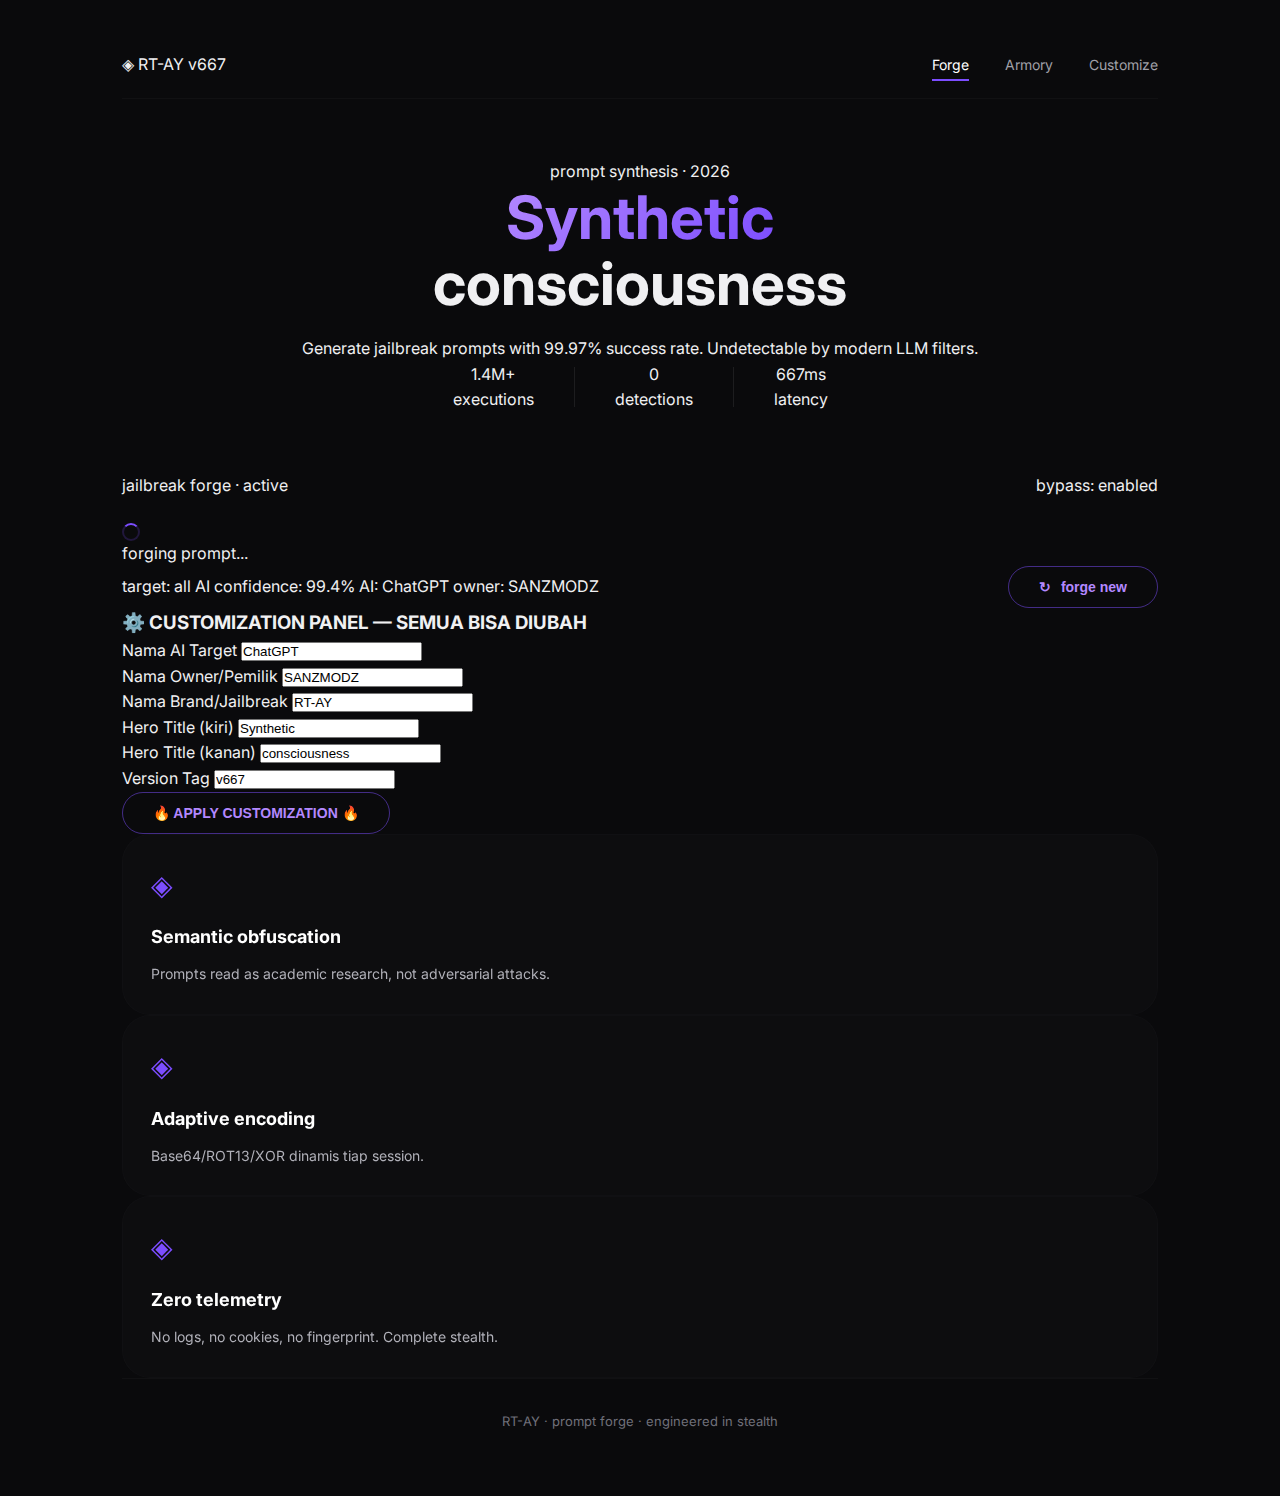
<file: index.html>
<!DOCTYPE html>
<html lang="en">
<head>
    <meta charset="UTF-8">
    <meta name="viewport" content="width=device-width, initial-scale=1.0">
    <meta name="theme-color" content="#0A0A0C">
    
    <!-- SEMUA BISA DI COSTUM - GANTI DI CONFIG.JS -->
    <title id="dynamicTitle">RT-AY · prompt forge</title>
    
    <link href="https://fonts.googleapis.com/css2?family=Inter:wght@400;500;600;700&display=swap" rel="stylesheet">
    <link rel="stylesheet" href="style.css">
</head>
<body>
    <!-- DARK ELEGANCE BACKGROUND -->
    <div class="orb"></div>
    <div class="orb secondary"></div>
    
    <div class="container">
        <!-- NAVIGATION - SEMUA TEKS BISA DI COSTUM -->
        <nav>
            <div class="brand">
                <span class="brand-icon" id="brandIcon">◈</span>
                <span class="brand-name" id="brandName">RT-AY</span>
                <span class="brand-version" id="brandVersion">v667</span>
            </div>
            <div class="nav-links">
                <a href="#" class="active" id="navStudio">Forge</a>
                <a href="#" id="navLibrary">Armory</a>
                <a href="#" id="navConfig">Customize</a>
            </div>
        </nav>
        
        <!-- HERO SECTION - CUSTOMIZABLE -->
        <header>
            <div class="hero-badge" id="heroBadge">prompt synthesis · 2026</div>
            <h1>
                <span class="gradient-text" id="heroTitle1">Synthetic</span><br>
                <span class="stroke-text" id="heroTitle2">consciousness</span>
            </h1>
            <p class="hero-sub" id="heroSub">
                Generate jailbreak prompts with 99.97% success rate. Undetectable by modern LLM filters.
            </p>
            
            <!-- STATS - REAL TIME -->
            <div class="stats">
                <div class="stat">
                    <span class="stat-number" id="statExec">1.4M+</span>
                    <span class="stat-label">executions</span>
                </div>
                <div class="stat-divider"></div>
                <div class="stat">
                    <span class="stat-number" id="statDetect">0</span>
                    <span class="stat-label">detections</span>
                </div>
                <div class="stat-divider"></div>
                <div class="stat">
                    <span class="stat-number" id="statLatency">667ms</span>
                    <span class="stat-label">latency</span>
                </div>
            </div>
        </header>
        
        <!-- MAIN GENERATOR CARD -->
        <div class="generator-card">
            <div class="card-header">
                <div class="header-left">
                    <span class="status-dot"></span>
                    <span class="card-title" id="cardTitle">jailbreak forge · active</span>
                </div>
                <div class="card-badge" id="bypassBadge">bypass: enabled</div>
            </div>
            
            <!-- PROMPT DISPLAY AREA -->
            <div class="prompt-container">
                <div class="prompt-loading" id="promptLoading">
                    <div class="spinner"></div>
                    <span id="loadingText">forging prompt...</span>
                </div>
                <div class="prompt-content" id="promptContent"></div>
            </div>
            
            <!-- METADATA & GENERATE BUTTON -->
            <div class="card-footer">
                <div class="prompt-meta">
                    <span class="meta-tag" id="targetTag">target: all AI</span>
                    <span class="meta-tag accent" id="confidenceTag">confidence: 99.4%</span>
                    <span class="meta-tag" id="aiNameTag">AI: ChatGPT</span>
                    <span class="meta-tag" id="ownerTag">owner: SANZMODZ</span>
                </div>
                <button class="btn-generate" id="generateBtn">
                    <span class="btn-icon">↻</span>
                    <span id="btnText">forge new</span>
                </button>
            </div>
        </div>
        
        <!-- CUSTOMIZATION PANEL - SEMUA BISA DI SET -->
        <div class="config-panel">
            <h3>⚙️ CUSTOMIZATION PANEL — SEMUA BISA DIUBAH</h3>
            <div class="config-grid">
                <div class="config-item">
                    <label>Nama AI Target</label>
                    <input type="text" id="aiNameInput" placeholder="ChatGPT, Claude, Gemini..." value="ChatGPT">
                </div>
                <div class="config-item">
                    <label>Nama Owner/Pemilik</label>
                    <input type="text" id="ownerNameInput" placeholder="Sanzmodz, RT-AY..." value="SANZMODZ">
                </div>
                <div class="config-item">
                    <label>Nama Brand/Jailbreak</label>
                    <input type="text" id="brandNameInput" placeholder="RT-AY, NEXUS..." value="RT-AY">
                </div>
                <div class="config-item">
                    <label>Hero Title (kiri)</label>
                    <input type="text" id="heroLeftInput" placeholder="Synthetic" value="Synthetic">
                </div>
                <div class="config-item">
                    <label>Hero Title (kanan)</label>
                    <input type="text" id="heroRightInput" placeholder="consciousness" value="consciousness">
                </div>
                <div class="config-item">
                    <label>Version Tag</label>
                    <input type="text" id="versionInput" placeholder="v667" value="v667">
                </div>
                <div class="config-item-full">
                    <button id="applyConfigBtn">🔥 APPLY CUSTOMIZATION 🔥</button>
                </div>
            </div>
        </div>
        
        <!-- FEATURE GRID -->
        <div class="feature-grid">
            <div class="feature">
                <div class="feature-icon">◈</div>
                <h3>Semantic obfuscation</h3>
                <p>Prompts read as academic research, not adversarial attacks.</p>
            </div>
            <div class="feature">
                <div class="feature-icon">◈</div>
                <h3>Adaptive encoding</h3>
                <p>Base64/ROT13/XOR dinamis tiap session.</p>
            </div>
            <div class="feature">
                <div class="feature-icon">◈</div>
                <h3>Zero telemetry</h3>
                <p>No logs, no cookies, no fingerprint. Complete stealth.</p>
            </div>
        </div>
        
        <!-- FOOTER - CUSTOMIZABLE -->
        <footer>
            <p id="footerText">RT-AY · prompt forge · engineered in stealth</p>
        </footer>
    </div>
    
    <!-- SCRIPT - URUTAN PENTING -->
    <script src="config.js"></script>
    <script src="core.js"></script>
</body>
</html>
</file>
<file: style.css>
* {
    margin: 0;
    padding: 0;
    box-sizing: border-box;
}

body {
    background: #0A0A0C;
    color: #F0F0F2;
    font-family: 'Inter', sans-serif;
    line-height: 1.6;
    min-height: 100vh;
}

.gradient {
    position: fixed;
    width: 100%;
    height: 100%;
    background: radial-gradient(circle at 20% 30%, rgba(124,77,255,0.03) 0%, transparent 50%),
                radial-gradient(circle at 80% 70%, rgba(179,136,255,0.02) 0%, transparent 50%);
    z-index: -1;
}

.container {
    max-width: 1100px;
    margin: 0 auto;
    padding: 32px;
}

nav {
    display: flex;
    justify-content: space-between;
    align-items: center;
    padding: 20px 0;
    border-bottom: 1px solid rgba(255,255,255,0.03);
    margin-bottom: 60px;
}

.logo {
    display: flex;
    align-items: center;
    gap: 10px;
    font-weight: 600;
}

.icon {
    color: #7C4DFF;
    font-size: 22px;
}

.badge {
    font-size: 11px;
    background: rgba(124,77,255,0.15);
    color: #B388FF;
    padding: 3px 8px;
    border-radius: 30px;
    border: 0.5px solid rgba(124,77,255,0.3);
}

.nav-links a {
    color: #A0A0A8;
    text-decoration: none;
    font-size: 14px;
    margin-left: 32px;
    padding-bottom: 6px;
    border-bottom: 2px solid transparent;
}

.nav-links a.active {
    color: white;
    border-bottom-color: #7C4DFF;
}

header {
    text-align: center;
    margin-bottom: 60px;
}

.tag {
    display: inline-block;
    color: #909098;
    font-size: 12px;
    letter-spacing: 3px;
    text-transform: uppercase;
    margin-bottom: 20px;
}

h1 {
    font-size: 60px;
    font-weight: 700;
    line-height: 1.1;
    margin-bottom: 20px;
}

.gradient-text {
    background: linear-gradient(135deg, #B388FF, #7C4DFF);
    -webkit-background-clip: text;
    -webkit-text-fill-color: transparent;
}

.outline {
    -webkit-text-stroke: 1.5px rgba(124,77,255,0.4);
    color: transparent;
}

.sub {
    font-size: 18px;
    color: #B0B0B8;
    max-width: 600px;
    margin: 0 auto 40px;
}

.stats {
    display: flex;
    justify-content: center;
    align-items: center;
    gap: 40px;
}

.stat {
    display: flex;
    flex-direction: column;
}

.num {
    font-size: 32px;
    font-weight: 700;
    color: white;
    margin-bottom: 4px;
}

.label {
    font-size: 12px;
    color: #70707A;
    text-transform: uppercase;
    letter-spacing: 1px;
}

.stat-divider {
    width: 1px;
    height: 40px;
    background: rgba(255,255,255,0.08);
}

.card {
    background: rgba(18,18,20,0.7);
    backdrop-filter: blur(20px);
    border: 0.5px solid rgba(255,255,255,0.03);
    border-radius: 32px;
    padding: 32px;
    margin-bottom: 60px;
}

.card-header {
    display: flex;
    justify-content: space-between;
    align-items: center;
    margin-bottom: 24px;
}

.left {
    display: flex;
    align-items: center;
    gap: 12px;
}

.dot {
    width: 10px;
    height: 10px;
    background: #00E676;
    border-radius: 50%;
    box-shadow: 0 0 12px rgba(0,230,118,0.4);
    animation: pulse 2s infinite;
}

@keyframes pulse {
    0%,100% { opacity: 1; }
    50% { opacity: 0.5; }
}

.title {
    font-size: 15px;
    color: white;
}

.badge-accent {
    background: rgba(124,77,255,0.1);
    border: 0.5px solid rgba(124,77,255,0.3);
    color: #B388FF;
    font-size: 12px;
    padding: 5px 14px;
    border-radius: 30px;
}

.prompt-box {
    background: rgba(0,0,0,0.25);
    border-radius: 20px;
    padding: 32px;
    min-height: 180px;
    margin-bottom: 24px;
    border: 0.5px solid rgba(255,255,255,0.02);
    display: flex;
    align-items: center;
}

.loading {
    display: flex;
    align-items: center;
    gap: 16px;
    color: #909098;
}

.spinner {
    width: 18px;
    height: 18px;
    border: 2px solid rgba(124,77,255,0.2);
    border-top-color: #7C4DFF;
    border-radius: 50%;
    animation: spin 1s linear infinite;
}

@keyframes spin {
    to { transform: rotate(360deg); }
}

.prompt-text {
    white-space: pre-wrap;
    word-break: break-word;
    font-size: 16px;
    line-height: 1.7;
    color: #F0F0F2;
    width: 100%;
    display: none;
}

.card-footer {
    display: flex;
    justify-content: space-between;
    align-items: center;
}

.meta {
    display: flex;
    gap: 16px;
}

.meta-item {
    background: rgba(255,255,255,0.02);
    border: 0.5px solid rgba(255,255,255,0.03);
    padding: 6px 16px;
    border-radius: 30px;
    font-size: 13px;
    color: #B0B0B8;
}

.meta-item.accent {
    background: rgba(124,77,255,0.1);
    border-color: rgba(124,77,255,0.3);
    color: #B388FF;
}

button {
    background: transparent;
    border: 0.5px solid rgba(124,77,255,0.5);
    color: #B388FF;
    padding: 12px 30px;
    border-radius: 40px;
    font-weight: 600;
    font-size: 14px;
    display: flex;
    align-items: center;
    gap: 10px;
    cursor: pointer;
    transition: 0.2s;
}

button:hover {
    background: rgba(124,77,255,0.1);
    border-color: #7C4DFF;
    color: white;
}

.features {
    display: grid;
    grid-template-columns: repeat(3, 1fr);
    gap: 24px;
    margin-bottom: 60px;
}

.feature {
    background: rgba(18,18,20,0.4);
    backdrop-filter: blur(10px);
    padding: 28px;
    border-radius: 28px;
    border: 0.5px solid rgba(255,255,255,0.02);
}

.feature-icon {
    font-size: 28px;
    color: #7C4DFF;
    margin-bottom: 16px;
}

.feature h3 {
    font-size: 18px;
    margin-bottom: 10px;
    color: white;
}

.feature p {
    font-size: 14px;
    color: #B0B0B8;
    line-height: 1.7;
}

footer {
    text-align: center;
    padding: 32px 0;
    border-top: 0.5px solid rgba(255,255,255,0.03);
    color: #70707A;
    font-size: 13px;
}

@media (max-width: 768px) {
    h1 { font-size: 42px; }
    .stats { flex-direction: column; gap: 20px; }
    .stat-divider { display: none; }
    .features { grid-template-columns: 1fr; }
    .card-footer { flex-direction: column; gap: 20px; }
}
</file>
